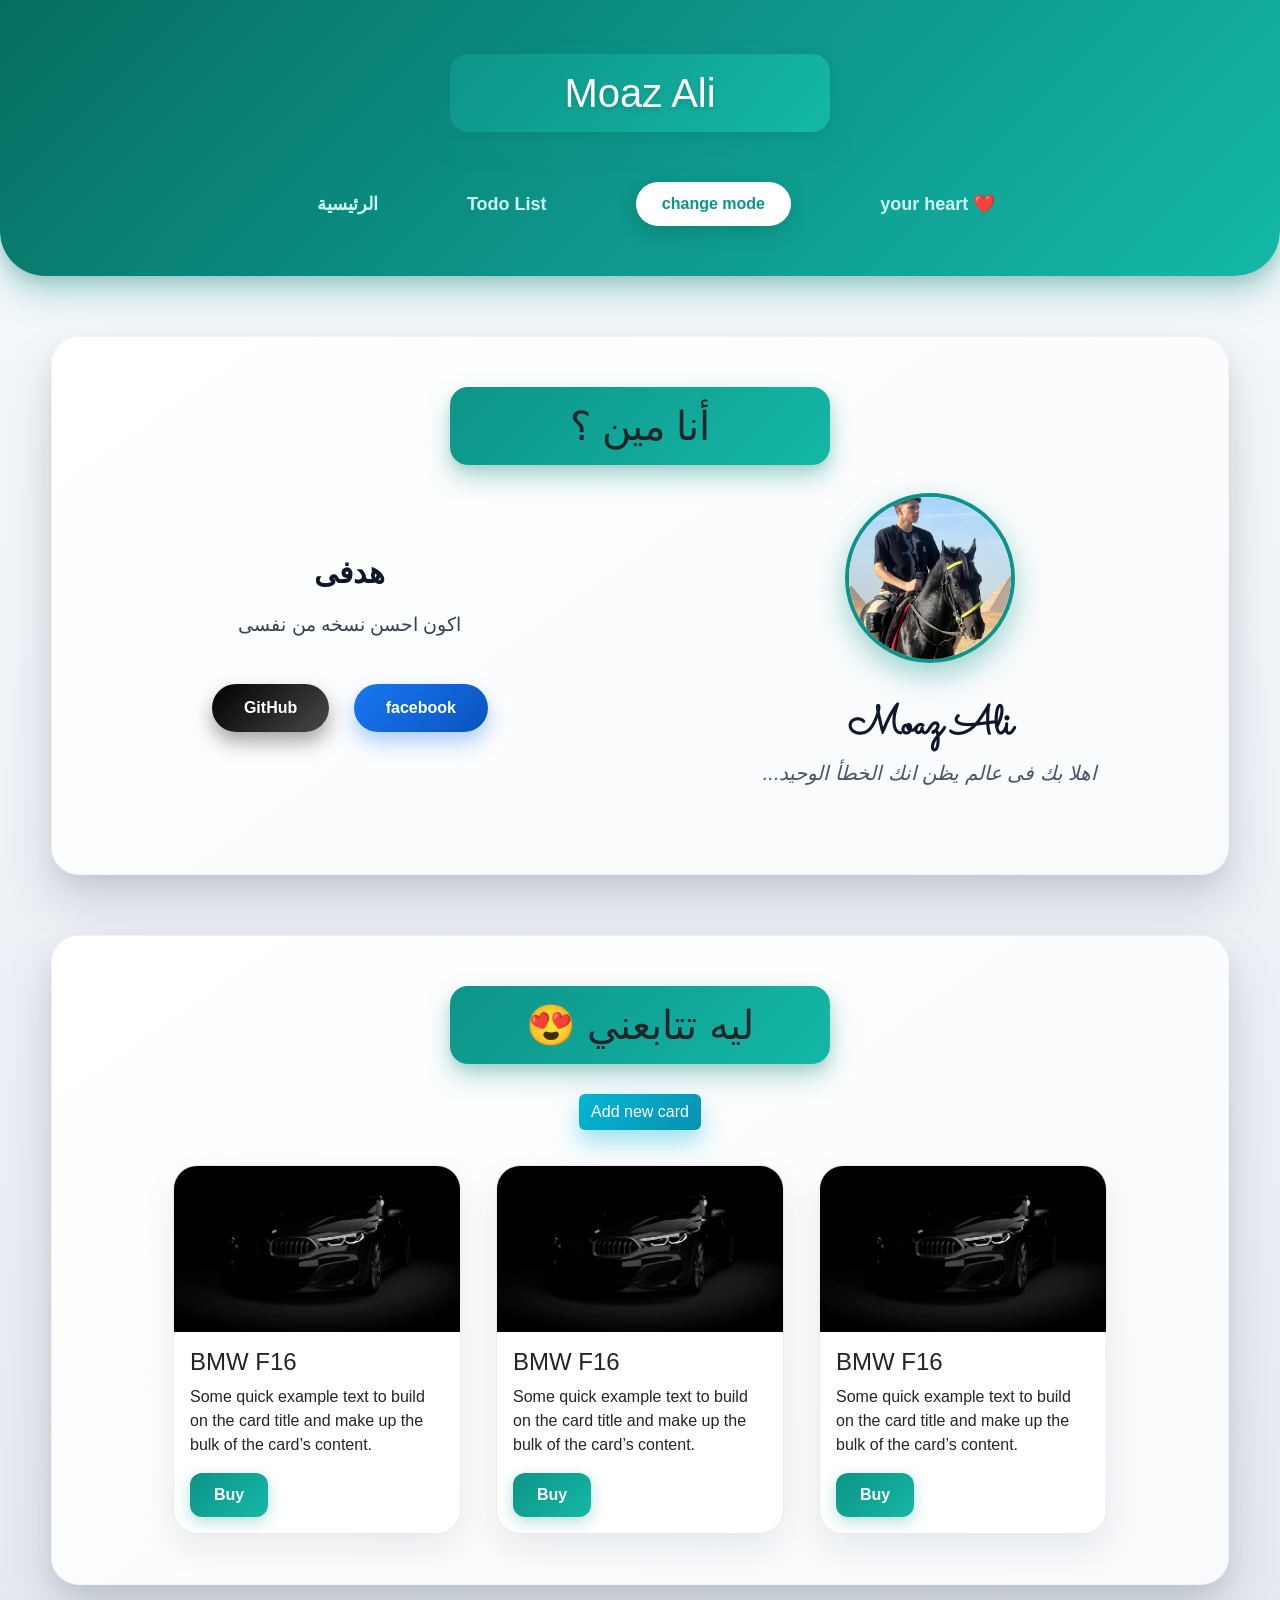
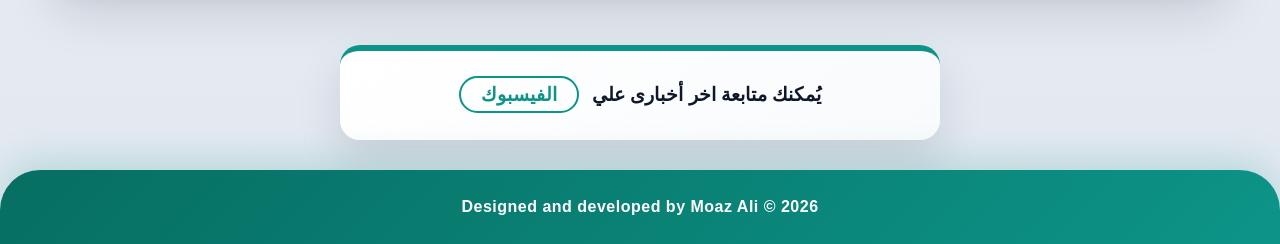
<file: index.html>
<!doctype html>
<html lang="ar">

<head>
  <meta charset="UTF-8" />
  <meta http-equiv="X-UA-Compatible" content="IE=edge" />
  <meta name="viewport" content="width=device-width, initial-scale=1.0" />
  <title>Moaz Ali</title>
  <link rel="preconnect" href="https://fonts.gstatic.com" />
  <link href="https://fonts.googleapis.com/css2?family=Sacramento&display=swap" rel="stylesheet" />
  <link rel="stylesheet" href="style2.css" />
  <script defer src="main.js"></script>
  <link href="https://cdn.jsdelivr.net/npm/bootstrap@5.3.8/dist/css/bootstrap.min.css" rel="stylesheet"
    integrity="sha384-sRIl4kxILFvY47J16cr9ZwB07vP4J8+LH7qKQnuqkuIAvNWLzeN8tE5YBujZqJLB" crossorigin="anonymous">
</head>


<body>
  <header>
    <br>
    <h1>Moaz Ali</h1>

    <nav>
      <ul class="parent">
        <li><a target="_blank" href="#">الرئيسية</a></li>
        <li><a target="_blank" href="Add wep/be to 2/index.html"> Todo List</a></li>
        <li class="mode">change mode</li>
        <li><a target="_blank" href="Add wep/heart.html"> your heart ❤️</a></li>
      </ul>
    </nav>
  </header>

  <main class="main">
    <section>
      <h1>أنا مين ؟</h1>

      <div class="flex">
        <article class="left-section">
          <h3>هدفى</h3>
          <p>اكون احسن نسخه من نفسى</p>
          <a class="GetHup" target="_blank" href="https://github.com/nemo-pro-11"> GitHub </a>
          <a class="facebook" target="_blank" href="https://www.facebook.com/EL.NEMO.11"> facebook </a>
        </article>

        <article class="right-section">
          <img class="my-img" src="img/moaz.jpeg" alt="Moaz Ali" />
          <br>
          <br>
          <h5>Moaz Ali</h5>
          <p dir="rtl" class="para">اهلا بك فى عالم يظن انك الخطأ الوحيد...</p>
        </article>
      </div>
    </section>



    <section>
      <h1 dir="rtl">ليه تتابعني 😍</h1>
      <button type="button" class=" Add btn btn-info">Add new card</button>

      <article class=sec-card>
        <div class="card myCard" style="width: 18rem;">
          <img src="img/amg_1.webp" class="card-img-top" alt="card">
          <div class="card-body">
            <h4 class="card-title">BMW F16</h4>
            <p class="card-text">Some quick example text to build on the card title and make up the bulk of the card’s
              content.</p>
            <a href="#" id="buy" class="js-buy btn btn-primary">Buy</a>
          </div>
        </div>

        <div class="card myCard" style="width: 18rem;">
          <img src="img/amg_1.webp" class="card-img-top" alt="card">
          <div class="card-body">
            <h4 class="card-title">BMW F16</h4>
            <p class="card-text">Some quick example text to build on the card title and make up the bulk of the card’s
              content.</p>
            <a href="#" class="js-buy btn btn-primary">Buy</a>
          </div>
        </div>

        <div class="card myCard" style="width: 18rem;">
          <img src="img/amg_1.webp" class="card-img-top" alt="card">
          <div class="card-body">
            <h4 class="card-title">BMW F16</h4>
            <p class="card-text">Some quick example text to build on the card title and make up the bulk of the card’s
              content.</p>
            <a href="#" class="js-buy btn btn-primary">Buy</a>
          </div>
        </div>
      </article>
    </section>


    <div id="big" class="bigCont">
      <div class="cont">
        <p dir="rtl"> متأكد هتدفع فيزه !!؟</p>
        <input type="number" placeholder="xxxx-xxxx-xxxx-xxxx" style="width: 50%;">
        <br>
        <br>
        <a href="#" id="Cbuy" class="btn btn-primary">ايوه يعااام</a>
      </div>

      <p dir="rtl" class="par cont" style="display: none;">
        اجرّي يلا… مفيش رصيد 🏃💸
      </p>

      <p dir="rtl" class="par cont" style="display: none;">
        الفقر مش عيب… بس ليه تحاول تشتري BMW 😭🚗
      </p>
      <p dir="rtl" class="par cont" style="display: none;">
        البنك قال: انت بتهزر؟ 🤨🏦
      </p>

      <p dir="rtl" class="par cont" style="display: none;">
        الحساب محتاج دعم نفسي قبل الشراء 😔💰
      </p>
      <p dir="rtl" class="par cont" style="display: none;">
        😒😒 هل انت جاد؟؟
      </p>

      <p dir="rtl" class="par cont" style="display: none;">
        انت كحيااان ي حماده و مفلس 😒😒
      </p>

      <p class="par cont" style="display:none;">
        العملية فشلت… الكارت بيعيط 😭💳
      </p>

      <p class="par cont" style="display:none;">
        الرصيد الحالي: يا دوب للمواصلات 🚌💸
      </p>

      <p class="par cont" style="display:none;">
        ارجع بعد القبض 😂
      </p>

    </div>



  </main>

  <footer>
    <p class="follow">
      يُمكنك متابعة اخر أخبارى علي

      <a target="_blank" href="https://www.facebook.com/EL.NEMO.11"> الفيسبوك </a>
    </p>

    <p class="design">Designed and developed by Moaz Ali © 2026</p>

    </nav>
  </footer>
</body>

</html>
</file>
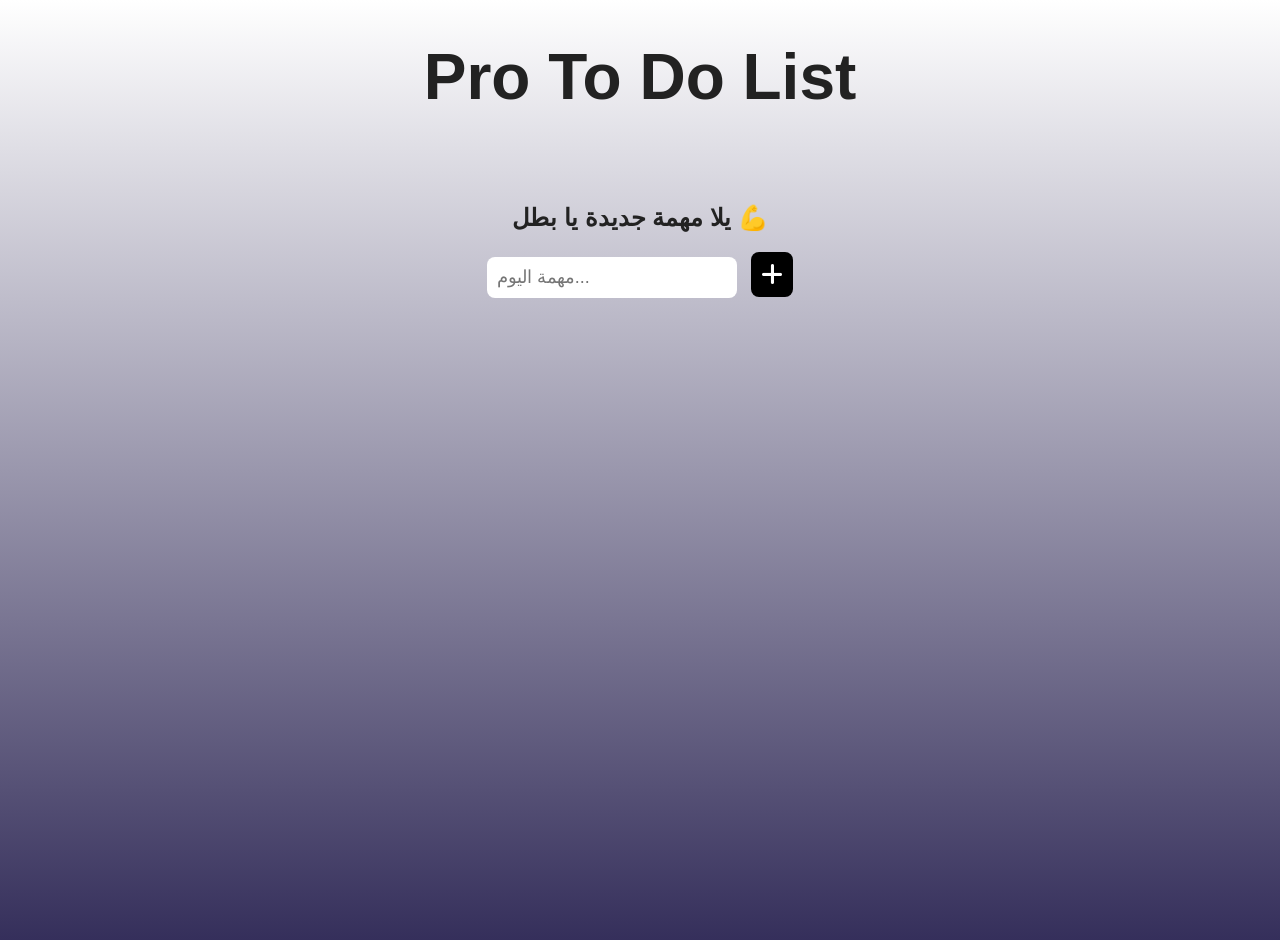
<file: Add wep/be to 2/index.html>
<!doctype html>
<html lang="ar">
  <head>
    <meta charset="UTF-8" />
    <meta name="viewport" content="width=device-width, initial-scale=1.0" />
    <title>Pro To Do List</title>

    <!-- Font Awesome -->
    <link
      rel="stylesheet"
      href="https://cdnjs.cloudflare.com/ajax/libs/font-awesome/6.5.1/css/all.min.css"
    />

    <link rel="stylesheet" href="./style.css" />
    <script defer src="./main.js"></script>
  </head>

  <body>
    <h1>Pro To Do List</h1>

    <section class="section"></section>

    <h2>يلا مهمة جديدة يا بطل 💪</h2>

    <form>
      <input
        id="taskInput"
        required
        placeholder="مهمة اليوم..."
        type="text"
      />
      <button id="add-task" type="submit">
        <i class="fa-solid fa-plus"></i>
      </button>
    </form>
  </body>
</html>
</file>
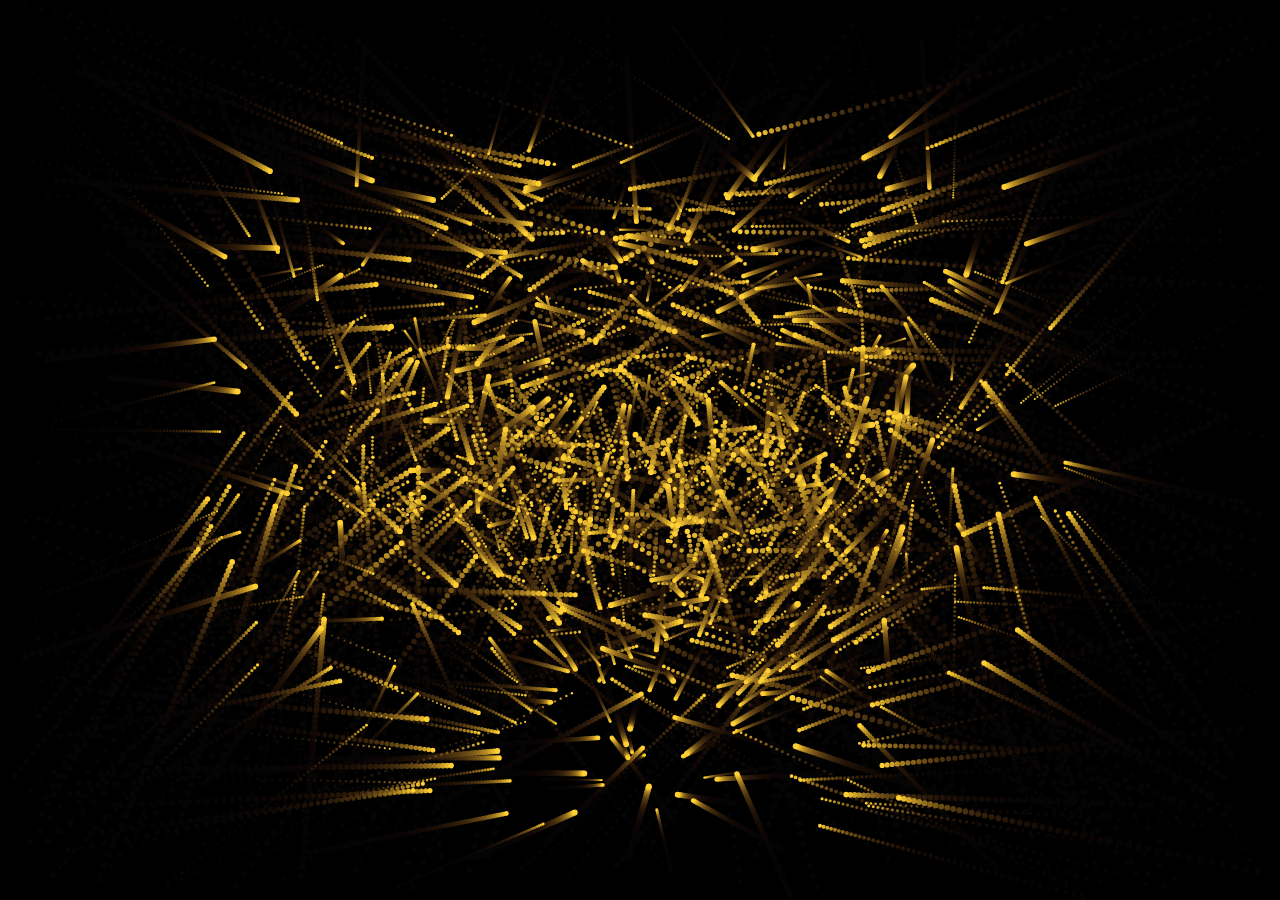
<file: Add wep/heart.html>
<!DOCTYPE html>
<html lang="en">
<head>
<meta charset="UTF-8">
<title>Heart Particles</title>
<style>
    body {
        margin: 0;
        background: black;
        overflow: hidden;
    }

    canvas {
        display: block;
    }
</style>
</head>
<body>

<canvas id="canvas"></canvas>

<script>
const canvas = document.getElementById("canvas");
const ctx = canvas.getContext("2d");

canvas.width = window.innerWidth;
canvas.height = window.innerHeight;

let particles = [];
let hue = 0;

// معادلة شكل القلب
function heartFunction(t) {
    const x = 16 * Math.pow(Math.sin(t), 3);
    const y = 13 * Math.cos(t)
        - 5 * Math.cos(2 * t)
        - 2 * Math.cos(3 * t)
        - Math.cos(4 * t);

    return {
        x: canvas.width / 2 + x * 20,
        y: canvas.height / 2 - y * 20
    };
}

// إنشاء الجزيئات
for (let i = 0; i < 1000; i++) {
    const t = Math.random() * Math.PI * 2;
    const pos = heartFunction(t);

    particles.push({
        x: Math.random() * canvas.width,
        y: Math.random() * canvas.height,
        targetX: pos.x,
        targetY: pos.y,
        size: Math.random() * 2 + 1
    });
}

function animate() {
    ctx.fillStyle = "rgba(0,0,0,0.1)";
    ctx.fillRect(0, 0, canvas.width, canvas.height);

    hue += 1;

    particles.forEach(p => {
        // تحريك تدريجي ناحية الهدف
        p.x += (p.targetX - p.x) * 0.02;
        p.y += (p.targetY - p.y) * 0.02;

        ctx.beginPath();
        ctx.arc(p.x, p.y, p.size, 0, Math.PI * 2);
        ctx.fillStyle = `hsl(${hue}, 100%, 60%)`;
        ctx.fill();
    });

    requestAnimationFrame(animate);
}

animate();
</script>

</body>
</html>
</file>
<file: style2.css>
/* ================= GLOBAL STYLES ================= */
* {
  margin: 0;
  padding: 0;
  box-sizing: border-box;
  font-family: 'Segoe UI', Tahoma, Geneva, Verdana, sans-serif;
  /* سرعة هافر استجابة فورية وخاطفة 0.15 ثانية لتجربة تفاعلية ممتازة */
  transition: all 0.50s cubic-bezier(0.4, 0, 0.2, 1);
}

body {
  background: linear-gradient(180deg, #f8fafc 0%, #e2e8f0 100%);
  color: #0f172a; /* خط داكن وصريح في الوايت مود */
  min-height: 100vh;
}

/* ================= DARK MODE (العناصر بالكامل في الدارك) ================= */
.dark {
  background: linear-gradient(180deg, #090d16 0%, #0f172a 100%);
  color: #f8fafc; /* خط فاتح وصريح في الدارك مود */
}

/* الهيدر في الدارك */
.dark header {
  background: linear-gradient(135deg, #05070c 0%, #0f172a 100%);
  border-bottom: 3px solid #14b8a6;
  box-shadow: 0 15px 35px rgba(0, 0, 0, 0.8), 0 5px 15px rgba(20, 184, 166, 0.1);
}

/* العناوين في الدارك */
.dark h1 {
  background: linear-gradient(135deg, #0d9488 0%, #06b6d4 100%);
  color: #ffffff !important;
  box-shadow: 0 12px 30px rgba(6, 182, 212, 0.4), 0 4px 10px rgba(0, 0, 0, 0.5);
}

/* السكاشن في الدارك */
.dark section {
  background: linear-gradient(145deg, #111827 0%, #1f2937 100%);
  box-shadow: 0 25px 50px rgba(0, 0, 0, 0.65), 0 10px 20px rgba(0, 0, 0, 0.4);
  border: 1px solid rgba(255, 255, 255, 0.07);
}

.dark section:hover {
  box-shadow: 0 35px 65px rgba(0, 0, 0, 0.85), 0 15px 30px rgba(20, 184, 166, 0.2);
}

/* الكروت في الدارك */
.dark .card {
  background: linear-gradient(145deg, #1f2937 0%, #111827 100%) !important;
  border: 1px solid rgba(255, 255, 255, 0.12) !important;
  box-shadow: 0 15px 35px rgba(0, 0, 0, 0.6) !important;
}

.dark .card:hover {
  background-color: #ffffff !important;
  color: #000000 !important;
    box-shadow: 1px 15px 25px
  rgb(4, 229, 236) !important;}

.dark .card-title { color: #ffffff !important; }
.dark .card-text { color: #cbd5e1 !important; }

/* الديفات والصناديق المنبثقة (cont & follow) في الدارك */
.dark .follow,
.dark .cont {
  background: linear-gradient(145deg, #111827 0%, #0f172a 100%);
  color: #f3f4f6;
  box-shadow: 0 30px 60px rgba(0, 0, 0, 0.8), 0 10px 20px rgba(0, 0, 0, 0.4);
  border-top: 6px solid #06b6d4;
  border-left: 1px solid rgba(255, 255, 255, 0.05);
  border-right: 1px solid rgba(255, 255, 255, 0.05);
}

.dark .follow:hover,
.dark .cont:hover {
  box-shadow: 0 35px 70px rgba(0, 0, 0, 0.95), 0 0 25px rgba(6, 182, 212, 0.2);
}

/* المدخلات (Input) في الدارك */
.dark input[type="number"] {
  background-color: #1f2937;
  border: 2px solid #374151;
  color: #ffffff;
  box-shadow: inset 0 4px 10px rgba(0, 0, 0, 0.5);
}
.dark input[type="number"]:focus {
  border-color: #06b6d4;
  box-shadow: 0 0 15px rgba(6, 182, 212, 0.5), inset 0 2px 5px rgba(0, 0, 0, 0.5);
}

/* لينكات التنقل في الدارك */
.dark .parent li a { color: #cbd5e1; }
.dark .parent li a:hover {
  color: #2dd4bf;
  text-shadow: 0 0 8px rgba(45, 212, 191, 0.6);
}
.dark .parent li a::after {
  background: linear-gradient(90deg, #14b8a6, #06b6d4);
  box-shadow: 0 0 12px #06b6d4;
}

/* زر تغيير المود في الدارك */
.dark .mode {
  background: #090d16;
  border: 2px solid #06b6d4;
  color: #06b6d4;
  box-shadow: 0 6px 15px rgba(6, 182, 212, 0.25);
}
.dark .mode:hover {
  box-shadow: 0 0 25px rgba(6, 182, 212, 0.8), 0 0 45px rgba(20, 184, 166, 0.4);
  background: linear-gradient(135deg, #06b6d4 0%, #14b8a6 100%);
  color: #090d16;
}

.dark p, .dark h3, .dark h5, .dark li { color: #e5e7eb; }

/* الفوتر في الدارك */
.dark .design {
  background: linear-gradient(135deg, #042f2e 0%, #0f172a 100%);
  border-top: 2px solid #06b6d4;
  box-shadow: 0 -10px 30px rgba(0, 0, 0, 0.7);
}

.dark .follow a {
  color: #06b6d4;
  border-color: #06b6d4;
}
.dark .follow a:hover {
  background: linear-gradient(135deg, #06b6d4 0%, #14b8a6 100%);
  color: #090d16;
  box-shadow: 0 0 18px rgba(6, 182, 212, 0.6);
}

/* صورة معاذ الشخصية في الدارك */
.dark .my-img {
  border: 4px solid #06b6d4;
  box-shadow: 0 0 30px rgba(6, 182, 212, 0.6), 0 0 10px rgba(255, 255, 255, 0.1);
}

.dark .bigCont {
  background-color: rgba(5, 7, 12, 0.92);
  backdrop-filter: blur(15px);
}


/* ================= LIGHT MODE (DEFAULT / الوايت مود) ================= */
header {
  margin-bottom: 60px;
  background: linear-gradient(135deg, #076e62 0%, #0d9488 50%, #14b8a6 100%);
  color: white;
  border-radius: 0 0 45px 45px;
  padding: 30px 0 40px;
  /* شادو بكسل قوي وطبقات عميقة للهيدر */
  box-shadow: 0 15px 35px rgba(13, 148, 136, 0.35), 0 5px 15px rgba(0, 0, 0, 0.12);
}

header h1 {
  margin-bottom: 50px !important;
  color: #ffffff;
  text-shadow: 0 2px 5px rgba(0, 0, 0, 0.15);
}

.parent {
  display: flex;
  justify-content: space-around;
  align-items: center;
  padding-bottom: 10px;
  max-width: 800px;
  margin: 0 auto;
}

/* تأثير اللينكات المتطور وسريع الاستجابة */
.parent li a {
  color: #ccfbf1;
  text-decoration: none;
  font-size: 18px;
  font-weight: 600;
  position: relative;
  padding: 6px 0;
}

.parent li a::after {
  content: '';
  position: absolute;
  width: 0;
  height: 3px;
  bottom: 0;
  left: 0;
  background: linear-gradient(90deg, #ffffff, #ccfbf1);
  transition: width 0.15s ease;
}

.parent li a:hover {
  color: #ffffff;
}

.parent li a:hover::after {
  width: 100%;
}

/* زر تغيير المود في الوايت */
.mode {
  font-size: 16px;
  font-weight: 700;
  color: #0d9488;
  background: #ffffff;
  cursor: pointer;
  border-radius: 25px;
  border: 2px solid transparent;
  padding: 8px 24px;
  box-shadow: 0 6px 20px rgba(0, 0, 0, 0.15);
}

.mode:hover {
  box-shadow: 
  0 0 10px #07ffff,
0 0 400px rgba(0, 0, 0, 0.15),
  0 0 400px #000000;
  background-color: #000000;
  color: hsl(0, 0%, 100%);
  border: none;
}

li { list-style-type: none; }

/* الـ H1 الرئيسي */
h1 {
  text-align: center;
  padding: 15px 40px;
  max-width: 380px;
  margin: 0 auto 30px;
  background: linear-gradient(135deg, #0d9488 0%, #14b8a6 100%);
  color: #ffffff;
  border-radius: 18px;
  font-size: 28px;
  font-weight: 700;
  box-shadow: 0 12px 25px rgba(13, 148, 136, 0.35), 0 4px 10px rgba(0, 0, 0, 0.08);
}

/* تنسيق السكاشن (Section) والشادو البكسل القوي في الوايت */
section {
  margin-bottom: 60px;
  background: linear-gradient(145deg, #ffffff 0%, #f8fafc 100%);
  /* شادو ثقيل وعميق وممتاز هندسياً */
  box-shadow: 0 25px 50px rgba(15, 23, 42, 0.15), 0 10px 20px rgba(15, 23, 42, 0.05);
  width: 92%;
  max-width: 1200px;
  margin-left: auto;
  margin-right: auto;
  border-radius: 28px;
  padding: 50px 30px;
  border: 1px solid rgba(15, 23, 42, 0.04);
}

section:hover {
  transform: translateY(-4px);
  box-shadow: 0 35px 65px rgba(15, 23, 42, 0.22), 0 15px 30px rgba(13, 148, 136, 0.1);
}

.sec-card {
  display: flex;
  justify-content: center;
  gap: 35px;
  flex-wrap: wrap;
}

.left-section,
.right-section {
  width: 48%;
  text-align: center;
  padding: 20px;
}

.left-section h3 {
  font-size: 30px;
  margin-bottom: 20px;
  color: #0f172a;
  font-weight: 700;
}

.left-section p {
  font-size: 19px;
  margin-bottom: 35px;
  color: #334155;
}
.dark .left-section p{
    color: #ffffff;
}
.dark .left-section h3{
    color: #00ffff;
}
/* أزرار السوشيال ميديا وتدريجات قوية */
.facebook,
.GetHup {
  display: inline-block;
  color: #ffffff !important;
  margin: 10px;
  padding: 12px 32px;
  border-radius: 30px;
  text-decoration: none;
  font-weight: 600;
}

.facebook {
  background: linear-gradient(135deg, #1877f2 0%, #0a53be 100%);
  box-shadow: 0 10px 20px rgba(24, 119, 242, 0.35);
}
.facebook:hover {
  box-shadow: 0 15px 30px rgba(24, 119, 242, 0.55);
  transform: translateY(-4px) scale(1.03);
}

.GetHup {
  background: linear-gradient(135deg, #000000 0%, #4a4949 100%);
  box-shadow: 0 10px 20px rgba(0, 0, 0, 0.35);
}
.GetHup:hover {
  box-shadow: 0 15px 30px rgba(0, 0, 0, 0.55);
  transform: translateY(-4px) scale(1.03);
}

/* الصورة الشخصية */
.my-img {
  border-radius: 50%;
  width: 170px;
  height: 170px;
  object-fit: cover;
  border: 4px solid #0d9488;
  box-shadow: 0 12px 30px rgba(13, 148, 136, 0.4);
}
.my-img:hover {
  transform: scale(1.05) rotate(3deg);
}

article h5 {
  font-size: 40px;
  font-weight: 700;
  font-family: "Sacramento", cursive, sans-serif;
  margin-top: 15px;
  color: #0f172a;
}

.para {
  font-size: 20px;
  color: #475569;
  font-style: italic;
  font-weight: 500;
}

.flex {
  display: flex;
  align-items: center;
  justify-content: space-between;
  flex-wrap: wrap;
}

/* كروت المنتجات (Card) وتنسيق البوتستراب بالكامل */
.card {
  border: 1px solid rgba(15, 23, 42, 0.08) !important;
  box-shadow: 0 15px 35px rgba(15, 23, 42, 0.08) !important;
  border-radius: 24px !important;
  overflow: hidden;
  background: #ffffff !important;
}

.card:hover {
  color: #fff !important;
  background-color: #000000 !important;
  transform: translateY(-20px) !important;
  box-shadow: 1px 15px 25px
  rgb(16, 4, 85) !important;
}

.card-img-top {
  transition: transform 0.4s ease;
}
.card:hover .card-img-top {
  transform: scale(1.06);
}



/* التعديل والتنسيق لزرار الشراء وبوتستراب */
.js-buy, .btn-primary {
  background: linear-gradient(135deg, #0d9488 0%, #14b8a6 100%) !important;
  border: none !important;
  border-radius: 12px !important;
  padding: 10px 24px !important;
  font-weight: 600 !important;
  box-shadow: 0 5px 15px rgba(13, 148, 136, 0.3) !important;
}
.js-buy:hover, .btn-primary:hover {
  box-shadow: 0 10px 20px rgba(13, 148, 136, 0.5) !important;
  transform: translateY(-2px);
}

/* تنسيق الديفات والصناديق (cont & follow) في الوايت */
.follow {
  box-shadow: 0 20px 45px rgba(15, 23, 42, 0.12);
  border-radius: 20px;
  padding: 30px;
  text-align: center;
  margin: 0 auto 30px;
  border-top: 6px solid #0d9488;
  background: linear-gradient(145deg, #ffffff 0%, #f8fafc 100%);
  width: 90%;
  max-width: 600px;
}
.cont {
  font-size: 20px;
  border-radius: 20px;
  padding: 30px;
  text-align: center;
  border-top: 8px solid #0d9488;
  background: linear-gradient(145deg, #ffffff 0%, #f8fafc 100%);
  width: 90%;
  max-width: 600px;
  margin: 0 auto 30px;
  margin-top: 50px;
}

.follow:hover, .cont:hover {
  transform: translateY(-3px);
  box-shadow: 0 30px 60px rgba(15, 23, 42, 0.18);
}

.follow {
  font-size: 19px;
  font-weight: 600;
  color: #0f172a;
}

.follow a {
  border: 2px solid #0d9488;
  border-radius: 20px;
  padding: 6px 20px;
  text-decoration: none;
  color: #0d9488;
  font-weight: 700;
  margin-right: 8px;
}

.follow a:hover {
  background: linear-gradient(135deg, #0d9488 0%, #14b8a6 100%);
  color: #ffffff;
  box-shadow: 0 8px 20px rgba(13, 148, 136, 0.35);
}

/* صندوق الفيزا والـ Inputs */
input[type="number"] {
  padding: 12px 20px;
  border-radius: 12px;
  border: 2px solid #cbd5e1;
  font-size: 16px;
  font-weight: 600;
  outline: none;
  text-align: center;
  box-shadow: inset 0 2px 4px rgba(0, 0, 0, 0.06);
}
input[type="number"]:focus {
  border-color: #0d9488;
  box-shadow: 0 0 12px rgba(13, 148, 136, 0.3), inset 0 2px 4px rgba(0, 0, 0, 0.06);
}

/* الأوفرلاي والكونتينر الكبير */
.bigCont {
  background-color: rgba(15, 23, 42, 0.45);
  position: fixed;
  top: 0; left: 0; right: 0; bottom: 0;
  backdrop-filter: blur(12px);
  display: none;
  z-index: 9999;
}

/* زر إضافة كارت الجديد */
.Add, .btn-info {
  display: block !important;    /* بيخليه ياخد سطر لوحده عشان يقبل التوسيط */
  margin-left: auto !important;  /* توسيط تلقائي من اليسار */
  margin-right: auto !important; /* توسيط تلقائي من اليمين */
  margin-top: 30px !important;   /* مسافة من فوق */
  margin-bottom: 35px !important;/* مسافة من تحت */
  
  /* الشادو القوي والتنسيق اللى يتماشى مع التعديل الأخير */
  padding: 14px 35px;
  font-weight: 700;
  border-radius: 30px;
  background: linear-gradient(135deg, #06b6d4 0%, #0891b2 100%) !important;
  color: white !important;
  border: none !important;
  box-shadow: 0 12px 25px rgba(6, 182, 212, 0.4) !important;
}

.Add:hover {
  transform: translateY(-3px) scale(1.03);
  box-shadow: 0 18px 35px rgba(6, 182, 212, 0.6) !important;
}
/* الفوتر وتنسيقه */
footer {
  text-align: center;
  margin-top: 50px;
}

.design {
  background: linear-gradient(135deg, #076e62 0%, #0d9488 100%);
  color: #ffffff;
  padding: 25px;
  text-align: center;
  border-top-left-radius: 40px;
  border-top-right-radius: 40px;
  font-size: 16px;
  font-weight: 600;
  letter-spacing: 0.5px;
  box-shadow: 0 -10px 35px rgba(13, 148, 136, 0.2);
  margin-bottom: 0px !important;
}

/* ================= MEDIA QUERIES (التجاوب الكامل مع الشاشات) ================= */
@media (max-width: 768px) {
  .flex {
    flex-direction: column-reverse;
  }
  .left-section, .right-section {
    width: 100%;
    padding: 10px;
  }
  .parent {
    flex-direction: column;
    gap: 20px;
  }
  h1 {
    width: 85%;
    font-size: 24px;
  }
  section {
    padding: 35px 15px;
  }
}
</file>
<file: Add wep/be to 2/style.css>
* {
  margin: 0;
  padding: 0;
  box-sizing: border-box;
  font-family: sans-serif;
}

body {
  min-height: 100vh;
  background: linear-gradient(to bottom, white, #352f5b);
  color: #222;
  text-align: center;
}

h1 {
  font-size: 4rem;
  margin: 40px 0;
}

h2 {
  margin: 50px 0 20px;
}

.section {
  display: flex;
  flex-direction: column;
  align-items: center;
}

/* TASK STYLE */
.task {
  width: 50%;
  margin: 20px auto;
  padding: 20px;
  border-radius: 15px;

  background: rgba(255, 255, 255, 0.2);
  backdrop-filter: blur(10px);
  box-shadow: 0 8px 20px rgba(0, 0, 0, 0.2);

  display: flex;
  justify-content: space-between;
  align-items: center;
  transition: 0.3s;
}

.task:hover {
  transform: scale(1.03);
}

.task p {
  font-size: 20px;
}

/* icons under each other */
.task div {
  display: flex;
  flex-direction: column;
  gap: 10px;
  align-items: center;
}

.fa-solid {
    font-size: 25px;
  cursor: pointer;
  transition: 0.3s;
}

.fa-trash:hover {
  color: red;
}

.fa-star:hover {
  color: orange;
}

.fa-face-angry {
  color: orange;
}

.fa-heart {
  color: red;
}

/* completed task */
.completed p {
  text-decoration: line-through;
  opacity: 0.6;
}

/* form */
form {
  margin-bottom: 50px;
}

input {
  padding: 10px;
  width: 250px;
  border-radius: 8px;
  border: none;
  font-size: 18px;
}

button {
  padding: 10px;
  border-radius: 8px;
  border: none;
  background: black;
  color: white;
  cursor: pointer;
  margin-left: 10px;
  transition: 0.3s;
}

button:hover {
  background: #00ffcc;
  color: black;
}

.star {
  color: orange !important;
}
</file>
